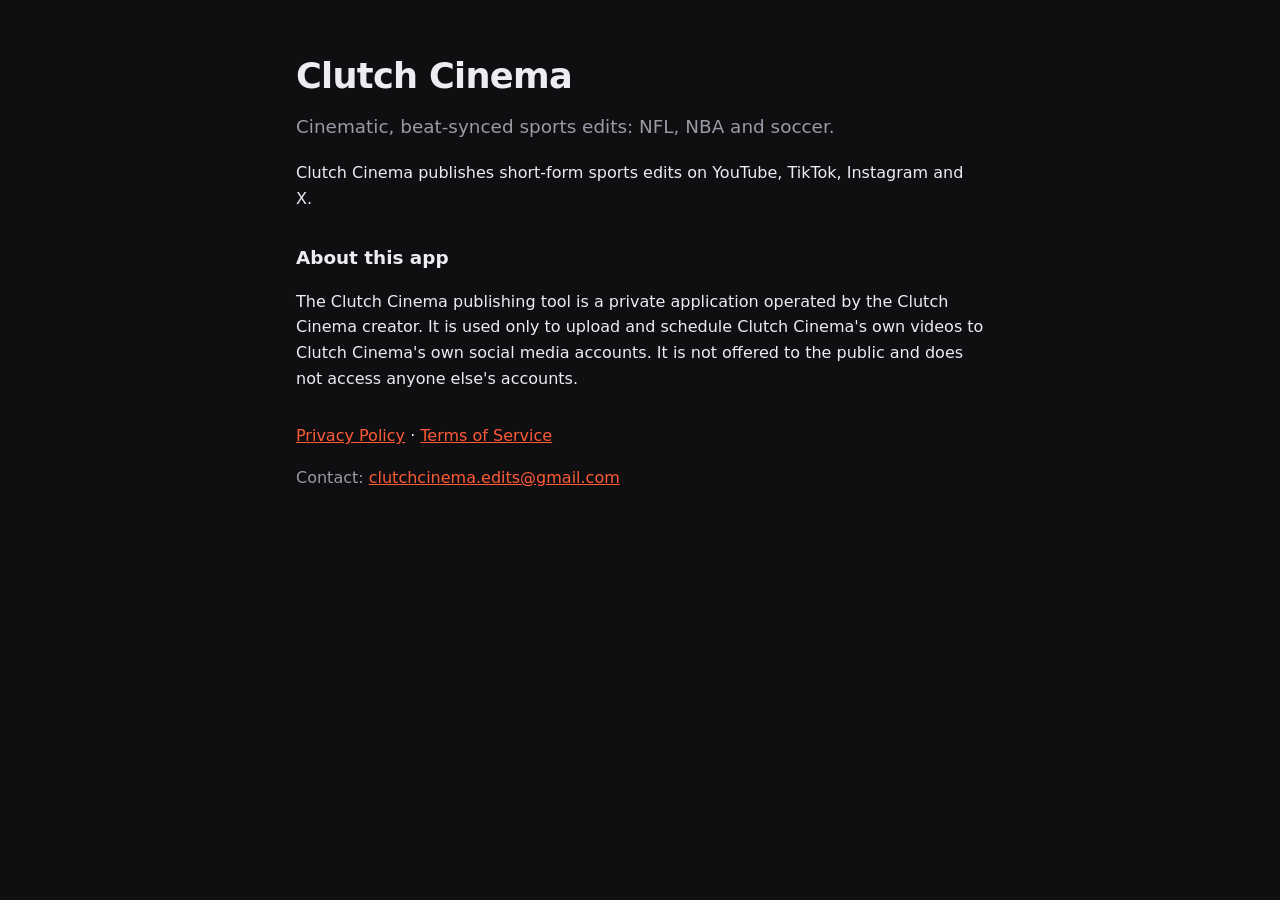
<file: index.html>
<!doctype html>
<html lang="en">
<head>
<meta charset="utf-8">
<meta name="viewport" content="width=device-width, initial-scale=1">
<title>Clutch Cinema</title>
<link rel="stylesheet" href="style.css">
</head>
<body>
<main>
  <h1>Clutch Cinema</h1>
  <p class="tagline">Cinematic, beat-synced sports edits: NFL, NBA and soccer.</p>
  <p>Clutch Cinema publishes short-form sports edits on YouTube, TikTok, Instagram and X.</p>
  <h2>About this app</h2>
  <p>
    The Clutch Cinema publishing tool is a private application operated by the Clutch Cinema creator.
    It is used only to upload and schedule Clutch Cinema's own videos to Clutch Cinema's own social
    media accounts. It is not offered to the public and does not access anyone else's accounts.
  </p>
  <nav>
    <a href="privacy.html">Privacy Policy</a> ·
    <a href="terms.html">Terms of Service</a>
  </nav>
  <p class="contact">Contact: <a href="mailto:clutchcinema.edits@gmail.com">clutchcinema.edits@gmail.com</a></p>
</main>
</body>
</html>
</file>
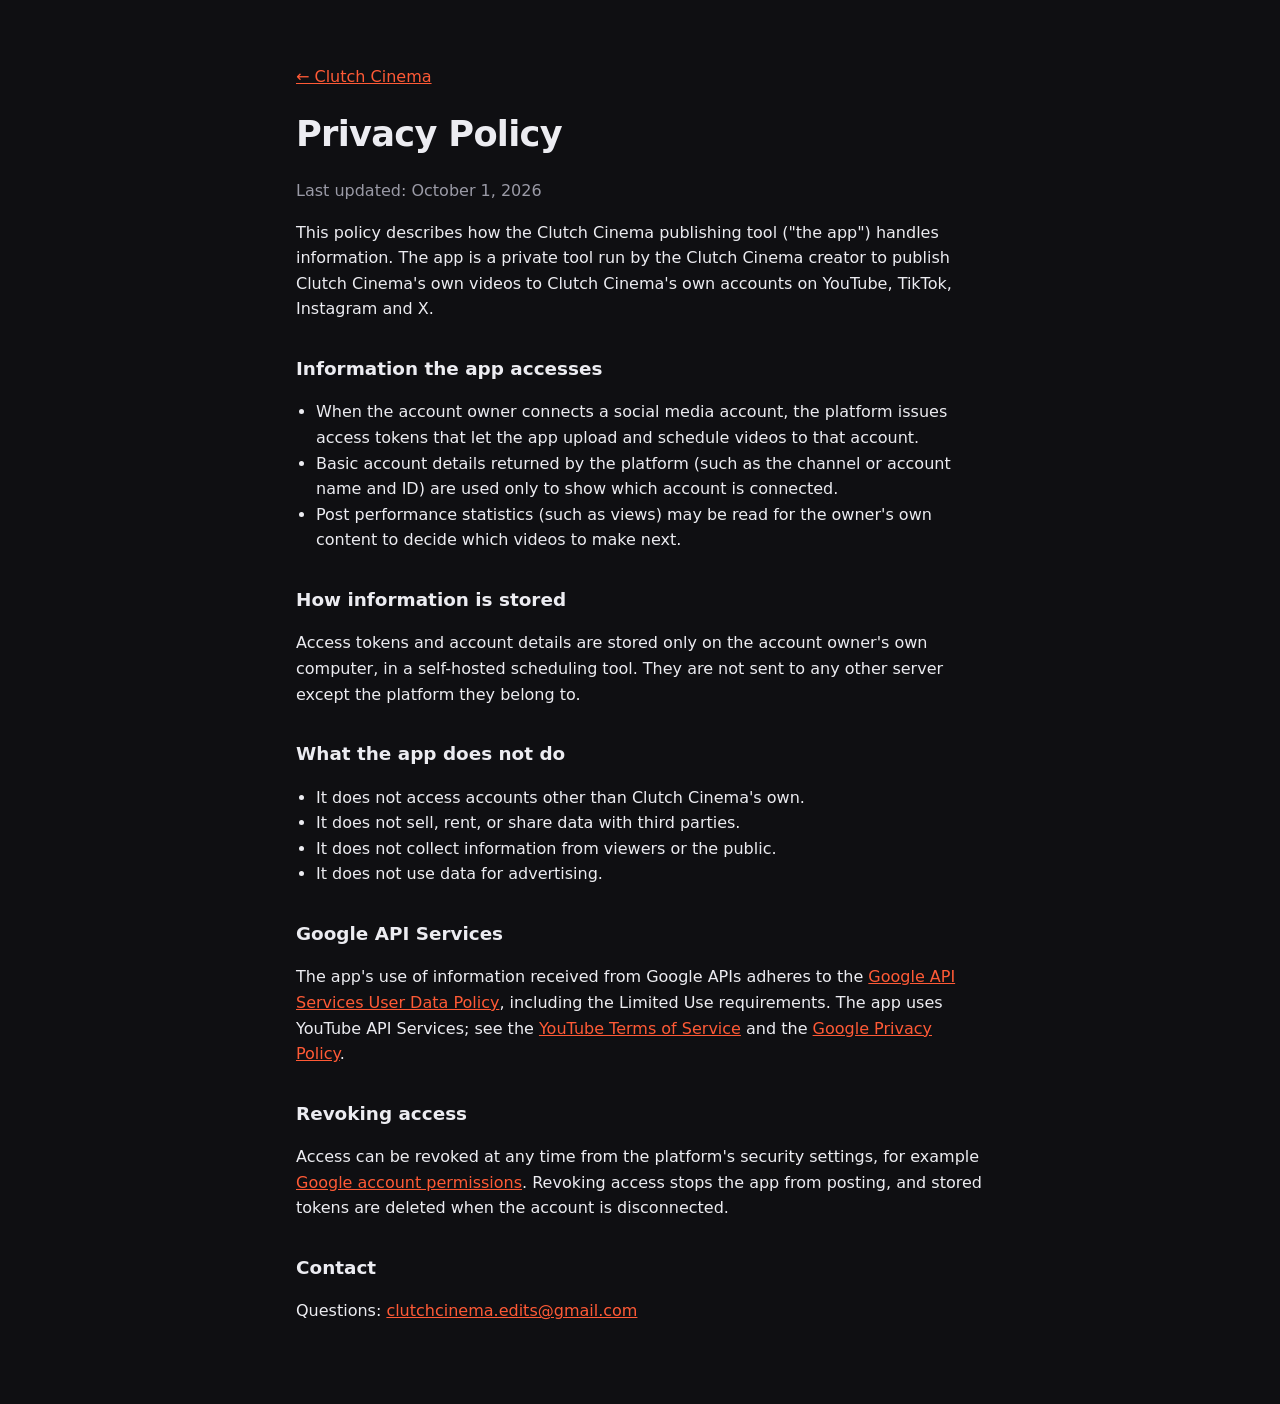
<file: privacy.html>
<!doctype html>
<html lang="en">
<head>
<meta charset="utf-8">
<meta name="viewport" content="width=device-width, initial-scale=1">
<title>Privacy Policy - Clutch Cinema</title>
<link rel="stylesheet" href="style.css">
</head>
<body>
<main>
  <p><a href="index.html">← Clutch Cinema</a></p>
  <h1>Privacy Policy</h1>
  <p class="updated">Last updated: October 1, 2026</p>

  <p>
    This policy describes how the Clutch Cinema publishing tool ("the app") handles information.
    The app is a private tool run by the Clutch Cinema creator to publish Clutch Cinema's own
    videos to Clutch Cinema's own accounts on YouTube, TikTok, Instagram and X.
  </p>

  <h2>Information the app accesses</h2>
  <ul>
    <li>When the account owner connects a social media account, the platform issues access tokens
      that let the app upload and schedule videos to that account.</li>
    <li>Basic account details returned by the platform (such as the channel or account name and ID)
      are used only to show which account is connected.</li>
    <li>Post performance statistics (such as views) may be read for the owner's own content to
      decide which videos to make next.</li>
  </ul>

  <h2>How information is stored</h2>
  <p>
    Access tokens and account details are stored only on the account owner's own computer, in a
    self-hosted scheduling tool. They are not sent to any other server except the platform they
    belong to.
  </p>

  <h2>What the app does not do</h2>
  <ul>
    <li>It does not access accounts other than Clutch Cinema's own.</li>
    <li>It does not sell, rent, or share data with third parties.</li>
    <li>It does not collect information from viewers or the public.</li>
    <li>It does not use data for advertising.</li>
  </ul>

  <h2>Google API Services</h2>
  <p>
    The app's use of information received from Google APIs adheres to the
    <a href="https://developers.google.com/terms/api-services-user-data-policy">Google API Services User
    Data Policy</a>, including the Limited Use requirements. The app uses YouTube API Services; see the
    <a href="https://www.youtube.com/t/terms">YouTube Terms of Service</a> and the
    <a href="https://policies.google.com/privacy">Google Privacy Policy</a>.
  </p>

  <h2>Revoking access</h2>
  <p>
    Access can be revoked at any time from the platform's security settings, for example
    <a href="https://myaccount.google.com/permissions">Google account permissions</a>. Revoking access
    stops the app from posting, and stored tokens are deleted when the account is disconnected.
  </p>

  <h2>Contact</h2>
  <p>Questions: <a href="mailto:clutchcinema.edits@gmail.com">clutchcinema.edits@gmail.com</a></p>
</main>
</body>
</html>
</file>
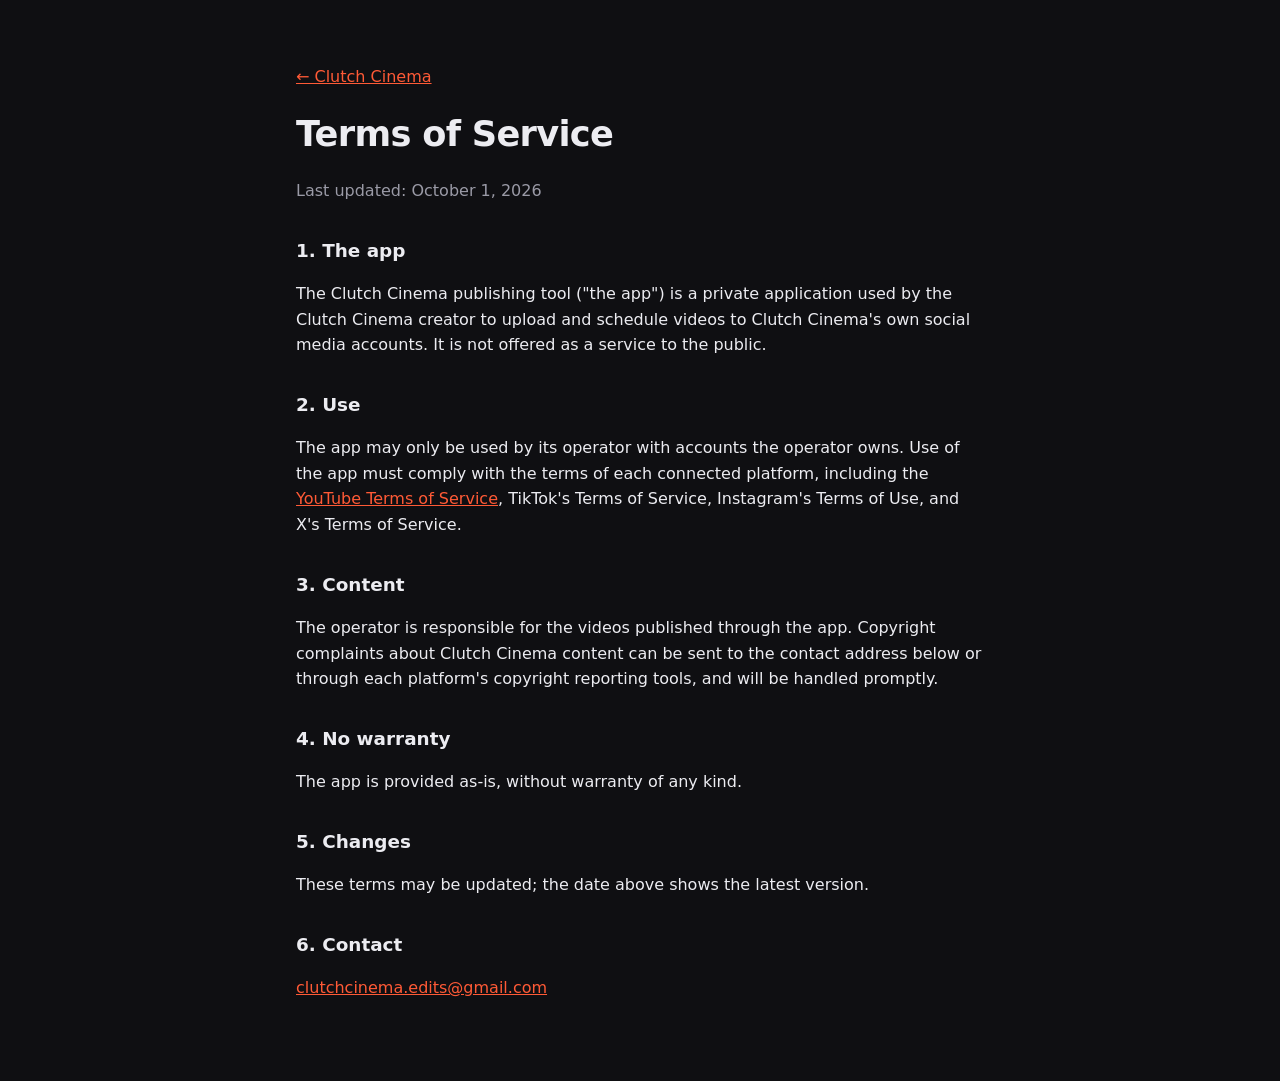
<file: terms.html>
<!doctype html>
<html lang="en">
<head>
<meta charset="utf-8">
<meta name="viewport" content="width=device-width, initial-scale=1">
<title>Terms of Service - Clutch Cinema</title>
<link rel="stylesheet" href="style.css">
</head>
<body>
<main>
  <p><a href="index.html">← Clutch Cinema</a></p>
  <h1>Terms of Service</h1>
  <p class="updated">Last updated: October 1, 2026</p>

  <h2>1. The app</h2>
  <p>
    The Clutch Cinema publishing tool ("the app") is a private application used by the Clutch Cinema
    creator to upload and schedule videos to Clutch Cinema's own social media accounts. It is not
    offered as a service to the public.
  </p>

  <h2>2. Use</h2>
  <p>
    The app may only be used by its operator with accounts the operator owns. Use of the app must
    comply with the terms of each connected platform, including the
    <a href="https://www.youtube.com/t/terms">YouTube Terms of Service</a>, TikTok's Terms of Service,
    Instagram's Terms of Use, and X's Terms of Service.
  </p>

  <h2>3. Content</h2>
  <p>
    The operator is responsible for the videos published through the app. Copyright complaints about
    Clutch Cinema content can be sent to the contact address below or through each platform's
    copyright reporting tools, and will be handled promptly.
  </p>

  <h2>4. No warranty</h2>
  <p>The app is provided as-is, without warranty of any kind.</p>

  <h2>5. Changes</h2>
  <p>These terms may be updated; the date above shows the latest version.</p>

  <h2>6. Contact</h2>
  <p><a href="mailto:clutchcinema.edits@gmail.com">clutchcinema.edits@gmail.com</a></p>
</main>
</body>
</html>
</file>
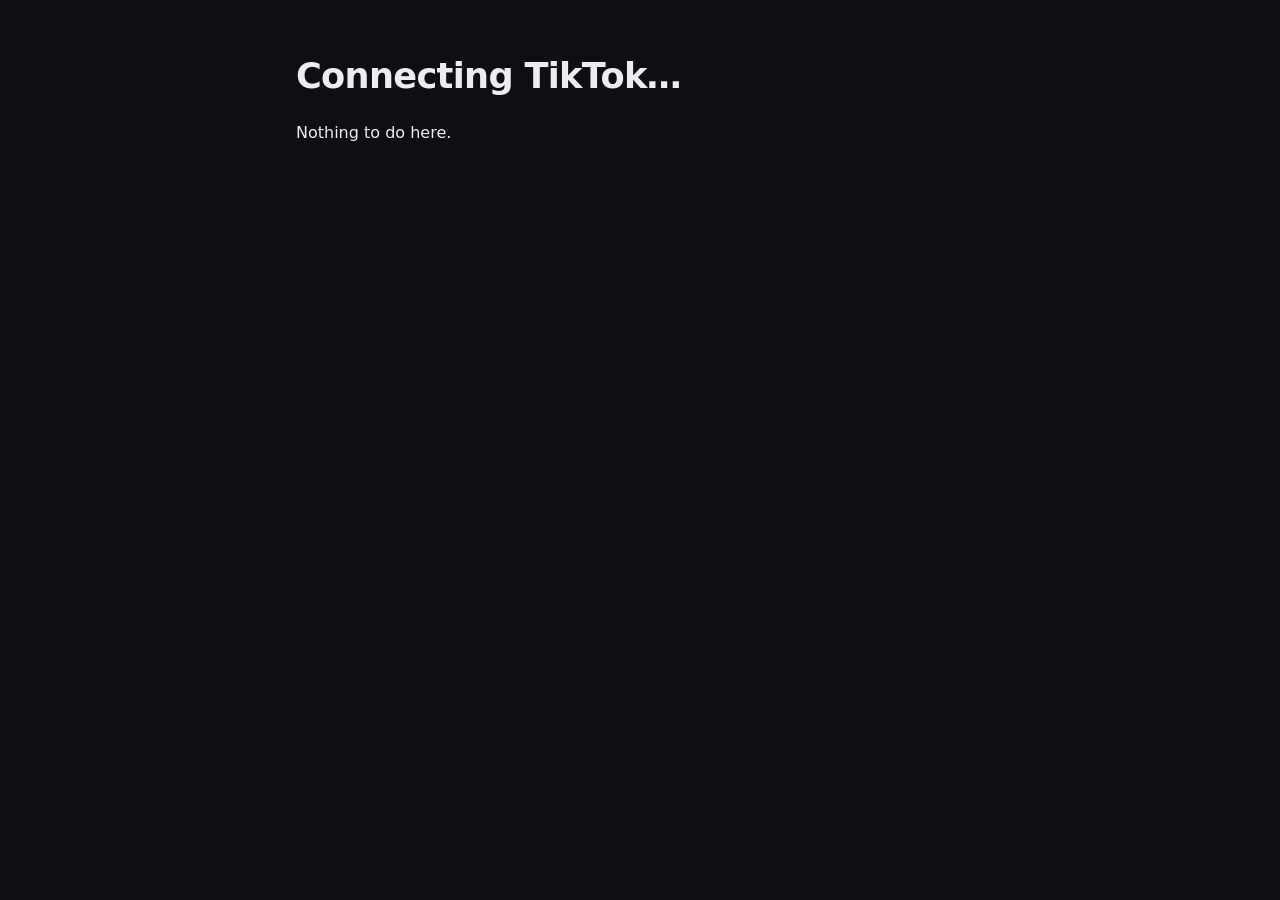
<file: tiktok-callback.html>
<!doctype html>
<html lang="en">
<head>
<meta charset="utf-8">
<meta name="viewport" content="width=device-width, initial-scale=1">
<title>Clutch Cinema - TikTok connection</title>
<link rel="stylesheet" href="style.css">
</head>
<body>
<main>
  <h1>Connecting TikTok…</h1>
  <p id="msg">Handing the connection back to the Clutch Cinema app on this computer.</p>
</main>
<script>
  // TikTok only allows HTTPS redirect pages, so this page forwards the one-time login result to
  // the uploader listening on this same computer. Nothing is stored or sent anywhere else.
  (function () {
    var q = window.location.search;
    var msg = document.getElementById("msg");
    if (!q) { msg.textContent = "Nothing to do here."; return; }
    msg.textContent = "Done - you can close this tab if it does not close by itself.";
    window.location.replace("http://localhost:8765/tiktok/callback" + q);
  })();
</script>
</body>
</html>
</file>
<file: style.css>
:root { --bg: #0f0f12; --fg: #ececf1; --muted: #9a9aa6; --accent: #ff5a36; }
* { box-sizing: border-box; }
body { margin: 0; background: var(--bg); color: var(--fg); font: 16px/1.6 system-ui, -apple-system, "Segoe UI", sans-serif; }
main { max-width: 720px; margin: 0 auto; padding: 48px 16px 64px; }
h1 { font-size: 2.2rem; margin: 0 0 8px; letter-spacing: -0.02em; }
h2 { font-size: 1.15rem; margin-top: 32px; }
a { color: var(--accent); }
.tagline { font-size: 1.15rem; color: var(--muted); margin-top: 0; }
.updated, .contact { color: var(--muted); }
nav { margin: 32px 0 8px; }
ul { padding-left: 20px; }
</file>
